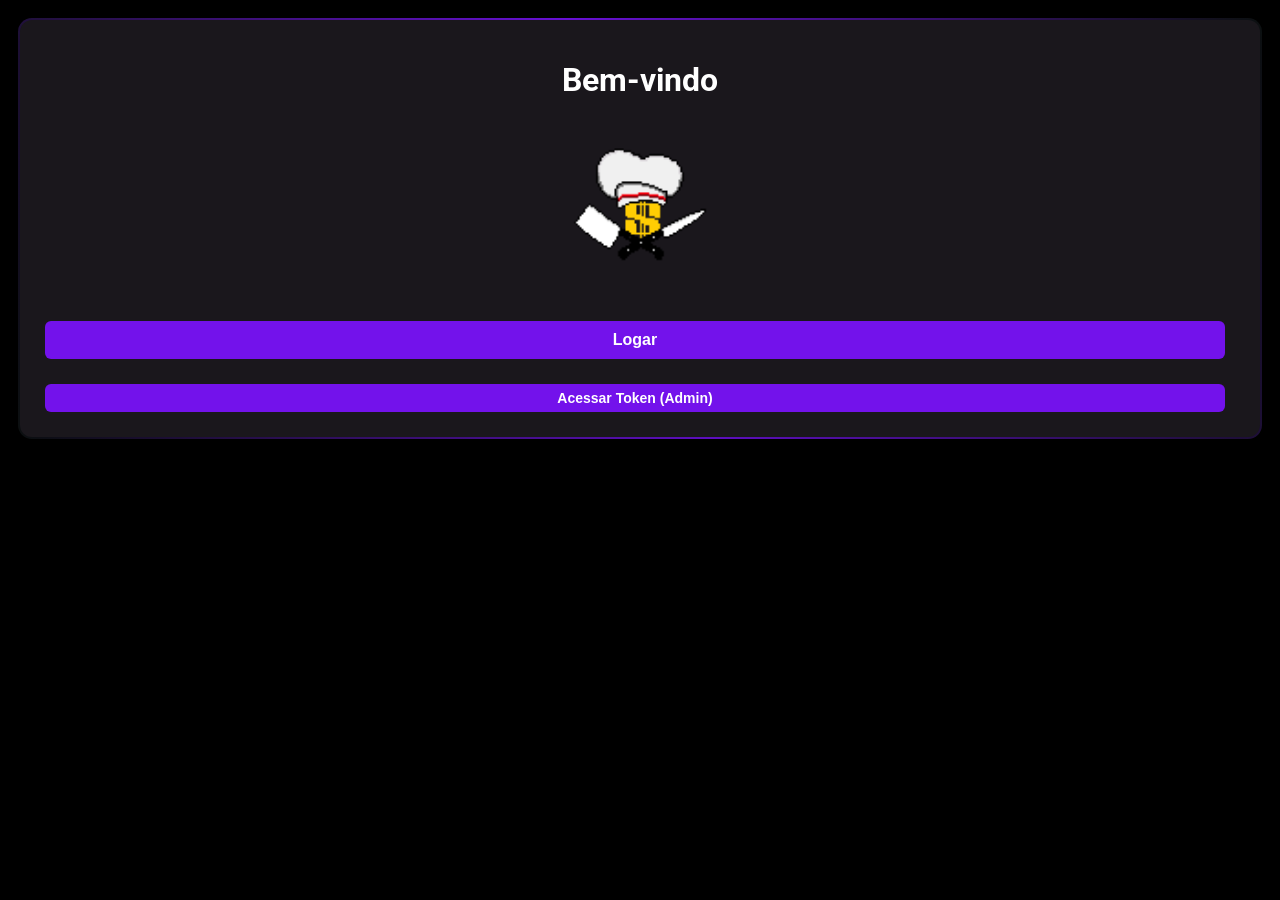
<file: index.html>
<!DOCTYPE html>
<html lang="pt-br">
<head>
    <meta charset="UTF-8">
    <meta name="viewport" content="width=device-width, initial-scale=1.0">
    <link rel="stylesheet" href="liviapixel.png">
    <title>login</title>
    <link rel="stylesheet" href="styles.css">
    <link href="https://fonts.googleapis.com/css2?family=Roboto:wght@400;700&display=swap" rel="stylesheet">
    <style>
        /* Centralizar e aumentar o logo */
        header {
            display: flex;
            justify-content: center;
            align-items: center;
            flex-direction: column;
            margin-bottom: 20px;
        }

        .logo {
            width: 150px; /* Aumentar o tamanho do logo */
            height: auto;
            margin-bottom: 10px;
        }

        /* Botões estilizados */
        button {
            background-color: #7312eb; /* Cor personalizada */
            color: white;
            padding: 10px 20px;
            border-radius: 6px;
            border: none;
            cursor: pointer;
            font-size: 16px;
            margin-top: 20px;
        }

        button:hover {
            background-color: #5d0fcc; /* Tonalidade mais escura para hover */
        }

        /* Botão mais fino para o admin */
        .admin-button {
            padding: 6px 12px;
            font-size: 14px;
        }
    </style>
</head>
<body>
    <div class="background-blur"></div>
    <div class="container">
        <header>
            <h1>Bem-vindo</h1>
            <img src="liviapixel.png" alt="Logo" class="logo">
        </header>
        <div class="presentation">
            <p></p>
            <button onclick="location.href='/login.html'">Logar</button>
            <button class="admin-button" onclick="location.href='/gerartoken.html'">Acessar Token (Admin)</button> <!-- Botão de admin ajustado -->
        </div>
    </div>
</body>
</html>
</file>
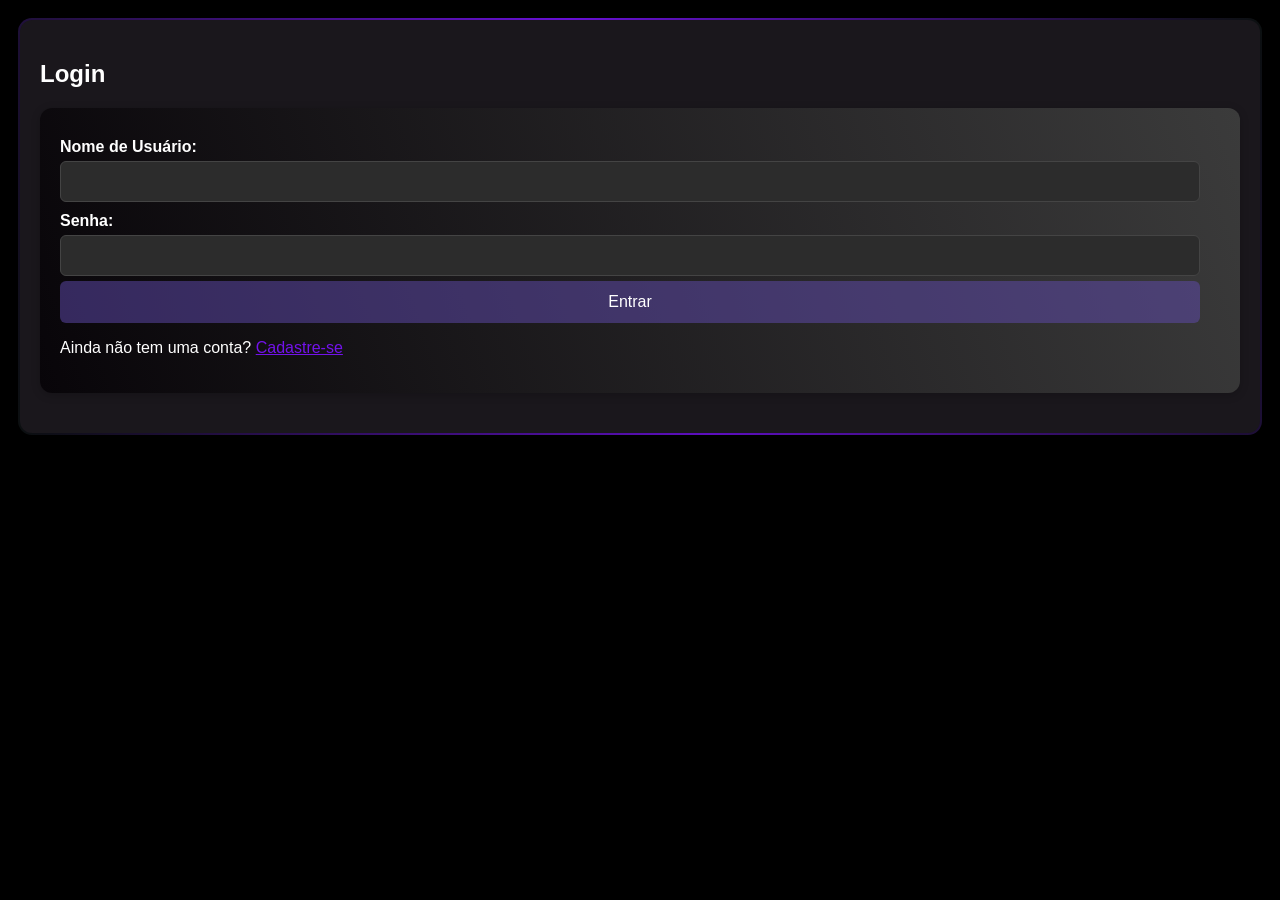
<file: account.html>
<!DOCTYPE html>
<html lang="pt-br">
<head>
    <meta charset="UTF-8">
    <meta name="viewport" content="width=device-width, initial-scale=1.0">
    <title>Informações da Conta</title>
    <link rel="stylesheet" href="styles.css">
    <style>
         #backButton {
            position: fixed;
            top: 20px; /* Distância do topo */
            left: 20px; /* Distância da esquerda */
            width: 50px;
            height: 50px;
            border: 2px solid transparent; /* Borda transparente por padrão */
            border-radius: 50%; /* Borda arredondada */
            background-color: transparent; /* Remove o fundo */
            color: white;
            font-size: 24px;
            cursor: pointer;
            display: flex;
            align-items: center;
            justify-content: center;
            box-shadow: none; /* Remove sombra */
            transition: border 0.3s ease; /* Adiciona transição para a borda */
        }

        #backButton:hover {
            border: 2px solid #7a2b8a; /* Borda roxa ao passar o mouse */
        }

        button {
            padding: 10px 20px;
            border: none;
            border-radius: 45px; /* Borda arredondada igual ao card */
            color: white;
            font-size: 16px;
            cursor: pointer;
            transition: background 0.3s ease;
            margin-top: 10px; /* Adiciona margem ao botão */
            box-shadow: 0 2px 5px rgba(0, 0, 0, 0.3);
            display: inline-block; /* Garante que o botão seja tratado como inline */
            border: 2px solid transparent;
        }

        button:hover {
            border: 2px solid transparent;
        }

    </style>
</head>
<body>
    
    <button id="backButton" onclick="window.location.href='escolhafunc.html'"><span class="back-arrow">←</span></button>

    <div class="background-blur"></div>
    <div class="container">
        <h2>Informações da Conta</h2>
        <div class="form-card">
            <div id="accountInfo"></div>
        </div>
    </div>

    <script>
        // Recupera o nome de usuário do localStorage
        const username = localStorage.getItem('username');

        if (!username) {
            alert('Você precisa estar logado para acessar esta página.');
            window.location.href = 'login.html'; // Redireciona para a página de login se não estiver logado
        } else {
            // Carrega as informações da conta
            fetch(`http://localhost:3001/account/${username}`)
                .then(response => {
                    if (!response.ok) {
                        throw new Error('Erro ao carregar informações da conta');
                    }
                    return response.json();
                })
                .then(data => {
                    // Formata a data de expiração do token para o formato brasileiro (DD/MM/YYYY)
                    const expiryDate = new Date(data.expiry_date);
                    const formattedExpiryDate = `${String(expiryDate.getDate()).padStart(2, '0')}/${String(expiryDate.getMonth() + 1).padStart(2, '0')}/${expiryDate.getFullYear()}`;

                    document.getElementById('accountInfo').innerHTML = `
                        <p>Nome de usuário: ${data.username}</p>
                        <p>Token: ${data.token}</p>
                        <p>Data de vencimento do token: ${formattedExpiryDate}</p>
                    `;
                })
                .catch(error => {
                    alert('Erro: ' + error.message);
                });
        }
    </script>
</body>
</html>
</file>
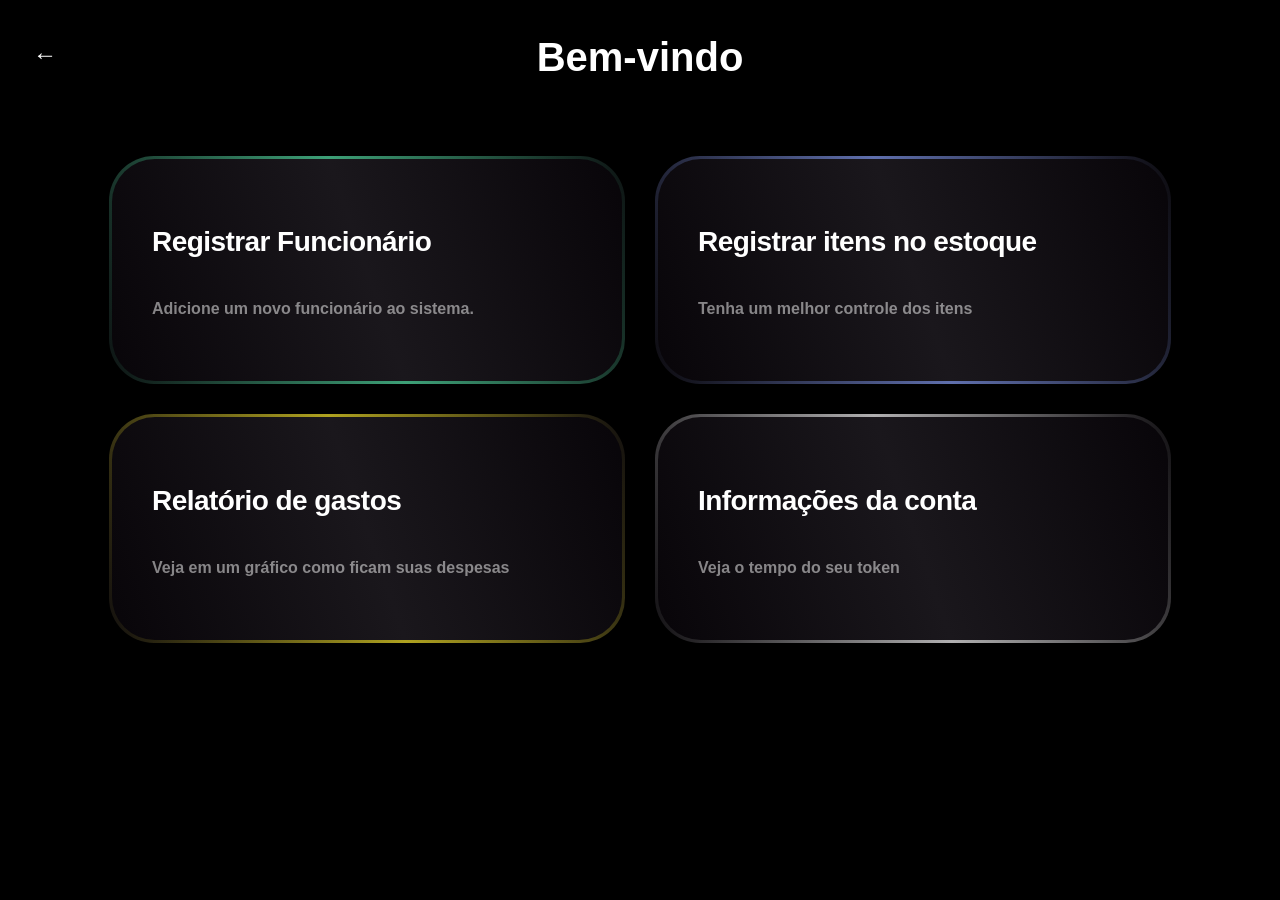
<file: escolhafunc.html>
<!DOCTYPE html>
<html lang="pt-br">
<head>
    <meta charset="UTF-8">
    <meta name="viewport" content="width=device-width, initial-scale=1.0">
    <title>Página Principal</title>
    <style>
        body {
            background-color: black;
            margin: 0;
            font-family: 'Roboto', sans-serif;
            overflow: auto;
        }

        .container {
            width: 1200px !important;
            padding: 0 !important;
            margin-right: auto;
            margin-left: auto;
        }

        @media screen and (min-width: 992px) and (max-width: 1439px) {
            .container {
                max-width: 1279px !important;
                margin: 0 80px !important;
                width: auto !important;
            }
        }

        @media screen and (max-width: 991px) {
            .container {
                max-width: 959px !important;
                margin: 0 16px !important;
                width: auto !important;
            }
        }

        .gradient-cards {
            display: grid;
            grid-template-columns: repeat(2, 1fr);
            gap: 32px;
            padding: 30px;
        }

        @media screen and (max-width: 991px) {
            .gradient-cards {
                grid-template-columns: 1fr;
            }
        }

        .container-title {
            text-align: center;
            margin-bottom: 40px;
            font-size: 40px;
            color: #fff;
            font-weight: 600;
            line-height: 60px;
        }

        .card {
            max-width: 550px;
            border: 0;
            width: 100%;
            margin-inline: auto;
        }

        .container-card {
            position: relative;
            border: 2px solid transparent;
            background: linear-gradient(71deg, #080509, #1a171c, #080509);
            background-clip: padding-box;
            border-radius: 45px;
            padding: 40px;
        }

        .bg-green-box,
        .bg-white-box,
        .bg-yellow-box,
        .bg-blue-box {
            position: relative;
        }

        .bg-green-box::after,
        .bg-white-box::after,
        .bg-yellow-box::after,
        .bg-blue-box::after {
            position: absolute;
            top: -1px;
            bottom: -1px;
            left: -1px;
            right: -1px;
            content: "";
            z-index: -1;
            border-radius: 45px;
        }

        .bg-green-box::after {
            background: linear-gradient(71deg, #0d1212, #3da077, #0d1212);
        }

        .bg-white-box::after {
            background: linear-gradient(71deg, #121013, #b0afb0, #121013);
        }

        .bg-yellow-box::after {
            background: linear-gradient(71deg, #110e0e, #afa220, #110e0e);
        }

        .bg-blue-box::after {
            background: linear-gradient(71deg, #0c0a0e, #5f6fad, #0c0a0e);
        }

        .card-title {
            font-weight: 600;
            color: white;
            letter-spacing: -0.02em;
            line-height: 40px;
            font-size: 28px;
            padding-bottom: 8px;
        }

        .card-description {
            font-weight: 600;
            line-height: 32px;
            color: hsla(0, 0%, 100%, 0.5);
            font-size: 16px;
            max-width: 470px;
        }

        /* Card hover effect */
        .card:hover {
            transform: scale(1.05);
            transition: transform 0.3s;
        }

        #backButton {
            position: fixed;
            top: 20px; /* Distância do topo */
            left: 20px; /* Distância da esquerda */
            width: 50px;
            height: 50px;
            border: 2px solid transparent; /* Borda transparente por padrão */
            border-radius: 50%; /* Borda arredondada */
            background-color: transparent; /* Remove o fundo */
            color: white;
            font-size: 24px;
            cursor: pointer;
            display: flex;
            align-items: center;
            justify-content: center;
            box-shadow: none; /* Remove sombra */
            transition: border 0.3s ease; /* Adiciona transição para a borda */
        }

        #backButton:hover {
            border: 2px solid #7a2b8a; /* Borda roxa ao passar o mouse */
        }

        button {
            padding: 10px 20px;
            border: none;
            border-radius: 45px; /* Borda arredondada igual ao card */
            color: white;
            font-size: 16px;
            cursor: pointer;
            transition: background 0.3s ease, border 0.3s ease; /* Adiciona transição ao border */
            margin-top: 10px; /* Adiciona margem ao botão */
            box-shadow: 0 2px 5px rgba(0, 0, 0, 0.3);
            display: inline-block; /* Garante que o botão seja tratado como inline */
            border: 2px solid transparent;
            background-color: transparent; /* Fundo transparente */        
        }

        button:hover {
            border: 2px solid transparent;
        }
    </style>
    <script>
        function confirmLogout() {
            const confirmAction = confirm("Você deseja deslogar?");
            if (confirmAction) {
                window.location.href = 'index.html'; // Redireciona para a página inicial
            }
        }
    </script>
</head>
<body>

    <button id="backButton" onclick="confirmLogout()"><span class="back-arrow">←</span></button>

    <div class="container">
        <h1 class="container-title">Bem-vindo</h1>
        <div class="gradient-cards">
            <div class="card bg-green-box" onclick="window.location.href='registrafunc.html'">
                <div class="container-card">
                    <h2 class="card-title">Registrar Funcionário</h2>
                    <p class="card-description">Adicione um novo funcionário ao sistema.</p>
                </div>
            </div>
            <div class="card bg-blue-box" onclick="window.location.href='estoque.html'">
                <div class="container-card">
                    <h2 class="card-title">Registrar itens no estoque</h2>
                    <p class="card-description">Tenha um melhor controle dos itens</p>
                </div>
            </div>
            <div class="card bg-yellow-box" onclick="window.location.href='grafico.html'">
                <div class="container-card">
                    <h2 class="card-title">Relatório de gastos</h2>
                    <p class="card-description">Veja em um gráfico como ficam suas despesas</p>
                </div>
            </div>
            <div class="card bg-white-box" onclick="window.location.href='account.html'">
                <div class="container-card">
                    <h2 class="card-title">Informações da conta</h2>
                    <p class="card-description">Veja o tempo do seu token</p>
                </div>
            </div>
        </div>
    </div>
</body>
</html>
</file>
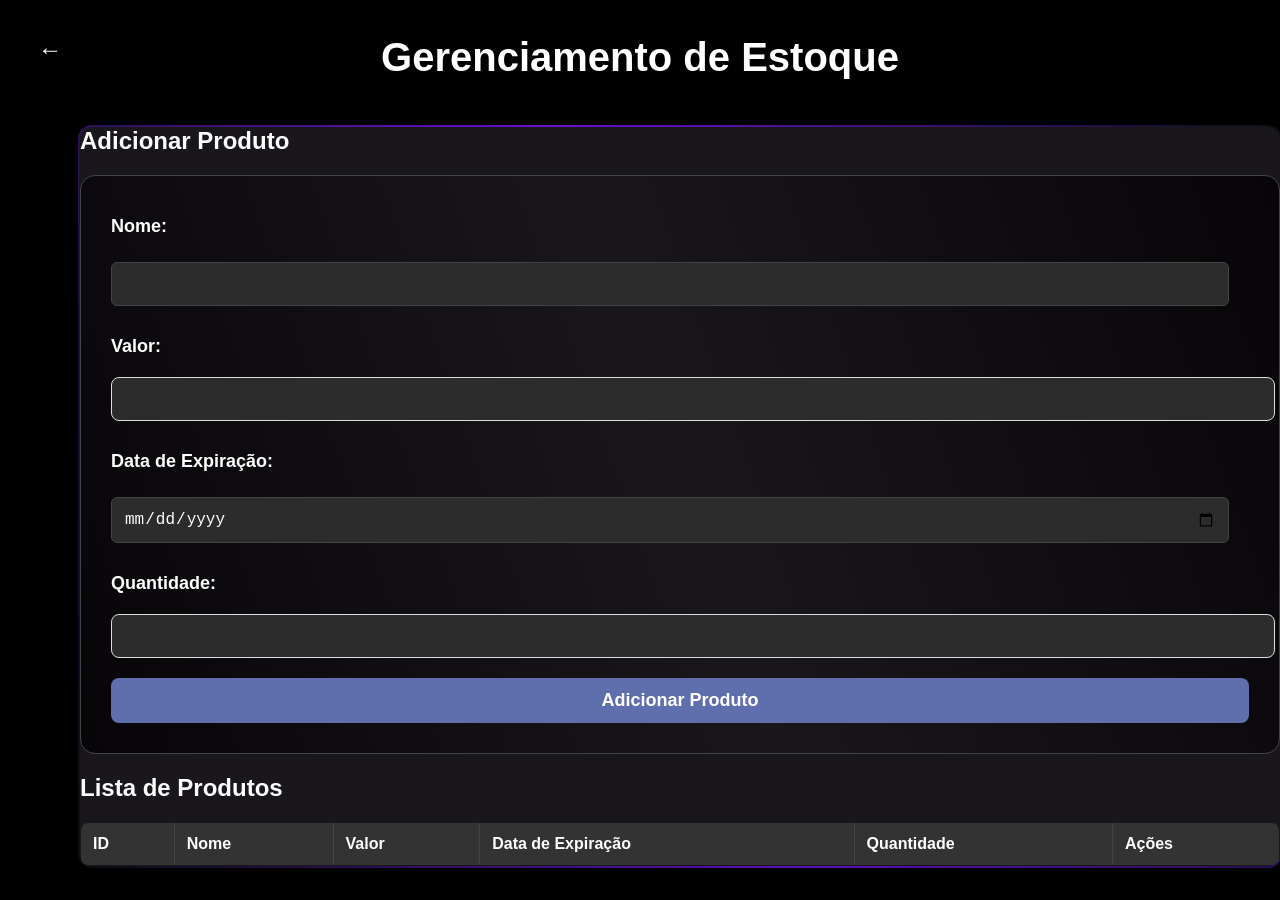
<file: estoque.html>
<!DOCTYPE html>
<html lang="pt-BR">
<head>
    <meta charset="UTF-8">
    <meta name="viewport" content="width=device-width, initial-scale=1.0">
    <title>Gerenciamento de Estoque</title>
    <link rel="stylesheet" href="styles.css"> <!-- Inclua seu CSS aqui -->
    <script src="https://code.jquery.com/jquery-3.6.0.min.js"></script> <!-- jQuery para facilitar manipulação DOM -->
    <style>
        /* Estilo global */
        body {
            background-color: black;
            color: white;
            font-family: Arial, sans-serif;
        }

        .container {
            width: 1200px;
            margin: 0 auto;
            padding: 20px;
        }

        @media screen and (min-width: 992px) and (max-width: 1439px) {
            .container {
                max-width: 1279px;
                padding: 0;
                margin: 0 80px;
            }
        }

        @media screen and (max-width: 991px) {
            .container {
                max-width: 959px;
                margin: 0 16px;
                padding: 0;
            }
        }

        #backButton {
            position: fixed;
            top: 20px; /* Distância do topo */
            left: 20px; /* Distância da esquerda */
            width: 50px;
            height: 50px;
            border: 2px solid transparent; /* Borda transparente por padrão */
            border-radius: 50%; /* Borda arredondada */
            background-color: transparent; /* Remove o fundo */
            color: white;
            font-size: 24px;
            cursor: pointer;
            display: flex;
            align-items: center;
            justify-content: center;
            box-shadow: none; /* Remove sombra */
            transition: border 0.3s ease; /* Adiciona transição para a borda */
        }

        #backButton:hover {
            border: 2px solid #7a2b8a; /* Borda roxa ao passar o mouse */
        }

        .backbutton button {
            padding: 10px 20px;
            border: none;
            border-radius: 45px; /* Borda arredondada igual ao card */
            color: white;
            font-size: 16px;
            cursor: pointer;
            transition: background 0.3s ease;
            margin-top: 10px; /* Adiciona margem ao botão */
            box-shadow: 0 2px 5px rgba(0, 0, 0, 0.3);
            display: inline-block; /* Garante que o botão seja tratado como inline */
            border: 2px solid transparent;
        }

        .backbutton button:hover {
            border: 2px solid transparent;
        }

        h1 {
            text-align: center;
            margin-bottom: 40px;
            font-size: 40px;
            color: #fff;
            font-weight: 600;
            line-height: 60px;
        }

        form {
            display: grid;
            gap: 20px;
            background: linear-gradient(71deg, #080509, #1a171c, #080509);
            padding: 30px;
            border-radius: 15px;
            border: 1px solid #444;
        }

        label {
            font-size: 18px;
            color: #fff;
            font-weight: 600;
        }

        input, select {
            width: 100%;
            padding: 12px;
            border-radius: 8px;
            border: 1px solid #ddd;
            background-color: #2c2c2c;
            color: white;
            font-size: 16px;
        }

        input[type="submit"] {
            background-color: #5f6fad;
            color: white;
            border: none;
            cursor: pointer;
            font-size: 18px;
            font-weight: bold;
        }

        input[type="submit"]:hover {
            background-color: #4e5e94;
        }

        /* Tabela de produtos */
        table {
            width: 100%;
            margin-top: 20px;
            border-collapse: collapse;
            color: white;
        }

        th, td {
            padding: 12px;
            border: 1px solid #444;
            text-align: left;
        }

        th {
            background-color: #333;
            font-weight: bold;
        }

        td {
            background-color: #1a1a1a;
        }

        button {
            padding: 10px 20px;
            border-radius: 8px;
            border: none;
            cursor: pointer;
            background-color: #5f6fad;
            color: white;
        }

        button:hover {
            background-color: #4e5e94;
        }
    </style>
</head>
<body>
    <button id="backButton" onclick="window.location.href='escolhafunc.html'"><span class="back-arrow">←</span></button>
    <header>
        <h1>Gerenciamento de Estoque</h1>
    </header>

    <div class="container">
        <main>
            <section>
                <h2>Adicionar Produto</h2>
                <form id="addProductForm">
                    <label for="name">Nome:</label>
                    <input type="text" id="name" required>

                    <label for="value">Valor:</label>
                    <input type="number" id="value" required>

                    <label for="expiration_date">Data de Expiração:</label>
                    <input type="date" id="expiration_date" required>

                    <label for="quantity">Quantidade:</label>
                    <input type="number" id="quantity" required>

                    <input type="submit" value="Adicionar Produto">
                </form>
            </section>

            <section>
                <h2>Lista de Produtos</h2>
                <table id="productsTable">
                    <thead>
                        <tr>
                            <th>ID</th>
                            <th>Nome</th>
                            <th>Valor</th>
                            <th>Data de Expiração</th>
                            <th>Quantidade</th>
                            <th>Ações</th>
                        </tr>
                    </thead>
                    <tbody>
                        <!-- Os produtos serão inseridos aqui dinamicamente -->
                    </tbody>
                </table>
            </section>
        </main>
    </div>

    <script>
        // Função para carregar os produtos
        async function loadProducts() {
            try {
                const response = await fetch('http://localhost:3000/items');
                const products = await response.json();
                const tableBody = document.querySelector('#productsTable tbody');
                tableBody.innerHTML = ''; // Limpa a tabela

                products.forEach(product => {
                    const row = document.createElement('tr');
                    row.innerHTML = `
                        <td>${product.id}</td>
                        <td>${product.name}</td>
                        <td>${product.value}</td>
                        <td>${product.expiration_date}</td>
                        <td>${product.quantity}</td>
                        <td>
                            <button onclick="deleteProduct(${product.id})">Excluir</button>
                        </td>
                    `;
                    tableBody.appendChild(row);
                });
            } catch (error) {
                console.error('Erro ao carregar produtos:', error);
            }
        }

        // Função para adicionar um produto
        document.getElementById('addProductForm').addEventListener('submit', async (event) => {
            event.preventDefault();

            const name = document.getElementById('name').value;
            const value = document.getElementById('value').value;
            const expiration_date = document.getElementById('expiration_date').value;
            const quantity = document.getElementById('quantity').value;

            try {
                const response = await fetch('http://localhost:3000/addItem', {
                    method: 'POST',
                    headers: {
                        'Content-Type': 'application/json'
                    },
                    body: JSON.stringify({ name, value, expiration_date, quantity })
                });

                if (response.ok) {
                    alert('Produto adicionado com sucesso!');
                    loadProducts(); // Recarrega a lista de produtos
                    document.getElementById('addProductForm').reset(); // Reseta o formulário
                } else {
                    alert('Erro ao adicionar produto');
                }
            } catch (error) {
                console.error('Erro:', error);
            }
        });

        // Função para excluir um produto
        async function deleteProduct(id) {
            if (confirm('Tem certeza que deseja excluir este produto?')) {
                try {
                    const response = await fetch(`http://localhost:3000/items/${id}`, {
                        method: 'DELETE'
                    });

                    if (response.ok) {
                        alert('Produto excluído com sucesso!');
                        loadProducts(); // Recarrega a lista de produtos
                    } else {
                        alert('Erro ao excluir produto');
                    }
                } catch (error) {
                    console.error('Erro:', error);
                }
            }
        }

        // Carrega os produtos ao iniciar
        loadProducts();
    </script>
</body>
</html>
</file>
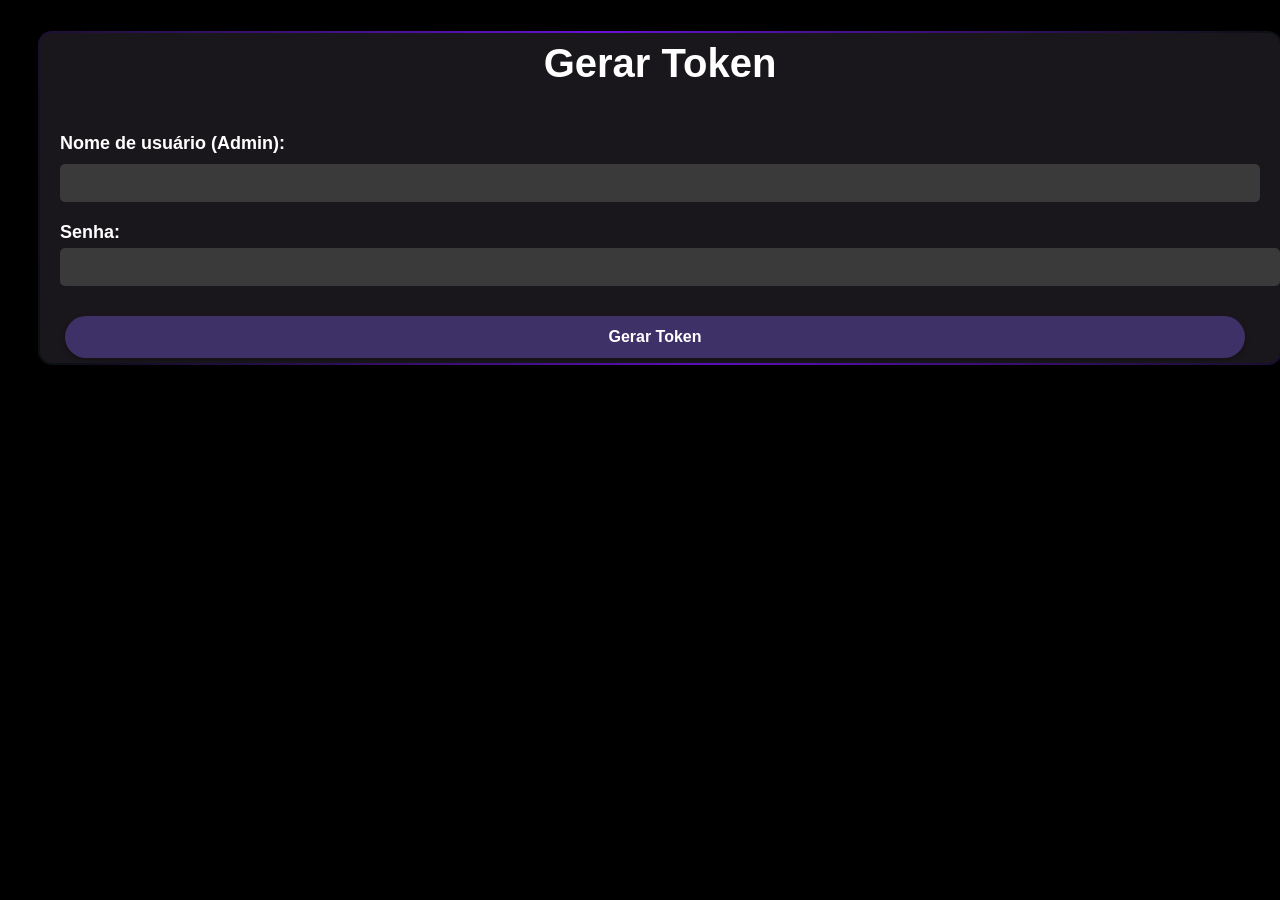
<file: gerartoken.html>
<!DOCTYPE html>
<html lang="pt-br">
<head>
    <meta charset="UTF-8">
    <meta name="viewport" content="width=device-width, initial-scale=1.0">
    <title>Gerar Token</title>
    <link rel="stylesheet" href="styles.css">
    <style>
        body {
            background-color: black;
        }

        .container {
            width: 100%; /* Ajusta a largura da container para 100% */
            max-width: 1200px; /* Define um max-width para a container */
            padding: 0 20px; /* Adiciona padding nas laterais */
            margin: 0 auto; /* Centraliza a container */
        }

        @media screen and (min-width: 992px) and (max-width: 1439px) {
            .container {
                max-width: 1279px;
                margin: 0 40px; /* Ajusta margens laterais para telas intermediárias */
            }
        }

        @media screen and (max-width: 991px) {
            .container {
                max-width: 959px;
                margin: 0 16px; /* Ajusta margens laterais para telas menores */
            }
        }

        .container-title {
            text-align: center;
            padding: 0 !important;
            margin-bottom: 40px;
            font-size: 40px;
            color: #fff;
            font-weight: 600;
            line-height: 60px;
        }

        /* Estilo do botão de voltar */
        #backButton {
            position: fixed;
            top: 20px; /* Distância do topo */
            left: 20px; /* Distância da esquerda */
            width: 50px;
            height: 50px;
            border: 2px solid transparent; /* Borda transparente por padrão */
            border-radius: 50%; /* Borda arredondada */
            background-color: transparent; /* Remove o fundo */
            color: white;
            font-size: 24px;
            cursor: pointer;
            display: flex;
            align-items: center;
            justify-content: center;
            box-shadow: none; /* Remove sombra */
            transition: border 0.3s ease; /* Adiciona transição para a borda */
        }

        #backButton:hover {
            border: 2px solid #7a2b8a; /* Borda roxa ao passar o mouse */
        }

        .back-arrow {
            font-size: 24px; /* Tamanho da seta */
            transform: rotate(0deg); /* Mantém a seta na posição normal */
            margin-left: -5px; /* Ajuste de margem para alinhar melhor */
        }

        .form-group {
            margin-bottom: 20px;
            width: 100%; /* Garante que a form-group use toda a largura disponível */
        }

        label {
            font-weight: 600;
            color: white;
            font-size: 18px;
            display: block; /* Garante que o label ocupe toda a linha */
            margin-bottom: 5px; /* Espaço entre o label e o input */
        }

        input[type="text"],
        input[type="password"] {
            width: 100%;
            max-width: 100%; /* Garante que o input não ultrapasse o card */
            padding: 10px;
            border: none;
            border-radius: 5px;
            background-color: #3a3a3a;
            color: white;
            font-size: 16px;
        }

        button {
            padding: 10px 20px;
            border: none;
            border-radius: 45px; /* Borda arredondada igual ao card */
            color: white;
            font-size: 16px;
            cursor: pointer;
            transition: background 0.3s ease;
            margin-top: 10px; /* Adiciona margem ao botão */
            box-shadow: 0 2px 5px rgba(0, 0, 0, 0.3);
            display: inline-block; /* Garante que o botão seja tratado como inline */
            border: 2px solid transparent;
        }

        button:hover {
            border: 2px solid transparent;
        }

        #tokenResult {
            margin-top: 20px;
            text-align: center;
        }

        #copyTokenButton {
            margin-top: 10px;
            padding: 10px 20px;
            border: none;
            border-radius: 45px; /* Borda arredondada igual ao card */
            background: linear-gradient(71deg, #008cba, #5fa6d6, #008cba); /* Gradiente azul */
            color: white;
            font-size: 16px;
            cursor: pointer;
            display: inline-block; /* Garante que o botão seja tratado como inline */
        }

        #copyTokenButton:hover {
            background: linear-gradient(71deg, #007bb5, #5fa6d6, #007bb5); /* Efeito de hover mais escuro */
        }
    </style>
</head>
<body>
    <!-- Botão Voltar -->
    <button id="backButton" onclick="window.location.href='index.html'"><span class="back-arrow">←</span></button>

    <div class="container">
        <h2 class="container-title">Gerar Token</h2>
        <form id="tokenForm">
            <div class="form-group">
                <label for="username">Nome de usuário (Admin):</label>
                <input type="text" id="username" name="username" required oninvalid="this.setCustomValidity('Por favor, preencha este campo.')" oninput="this.setCustomValidity('')">
            </div>
            <div class="form-group">
                <label for="password">Senha:</label>
                <input type="password" id="password" name="password" required oninvalid="this.setCustomValidity('Por favor, preencha este campo.')" oninput="this.setCustomValidity('')">
            </div>
            <button type="submit">Gerar Token</button>
        </form>
        
        <!-- Seção para exibir o token gerado -->
        <div id="tokenResult" style="display: none;">
            <h3 class="container-title">Token Gerado</h3>
            <p id="generatedToken"></p>
            <button id="copyTokenButton">Copiar Token</button>
        </div>
    </div>

    <script>
        document.getElementById('tokenForm').addEventListener('submit', function(e) {
            e.preventDefault();

            const username = document.getElementById('username').value;
            const password = document.getElementById('password').value;

            fetch('http://localhost:3001/createToken', {
                method: 'POST',
                headers: { 'Content-Type': 'application/json' },
                body: JSON.stringify({ username, password })
            })
            .then(response => response.json())
            .then(data => {
                if (data.token) {
                    // Atualiza a exibição do token gerado
                    document.getElementById('generatedToken').innerText = `Token: ${data.token} (Válido até: ${formatDate(data.expiryDate)})`;
                    document.getElementById('tokenResult').style.display = 'block';
                    document.getElementById('tokenForm').style.display = 'none'; // Esconde o formulário
                } else {
                    alert(data || "Erro ao gerar o token.");
                }
            })
            .catch(error => {
                alert('Erro: ' + error.message);
            });
        });

        // Função para formatar a data no formato brasileiro
        function formatDate(dateString) {
            const date = new Date(dateString);
            return date.toLocaleDateString('pt-BR'); // Formatação para DD/MM/YYYY
        }

        // Função para copiar o token gerado
        document.getElementById('copyTokenButton').addEventListener('click', function() {
            const tokenText = document.getElementById('generatedToken').innerText.replace('Token: ', '').split(' (')[0]; // Obtém apenas o token
            navigator.clipboard.writeText(tokenText)
                .then(() => {
                    alert('Token copiado para a área de transferência!');
                })
                .catch(err => {
                    alert('Erro ao copiar o token: ' + err);
                });
        });
    </script>
</body>
</html>
</file>
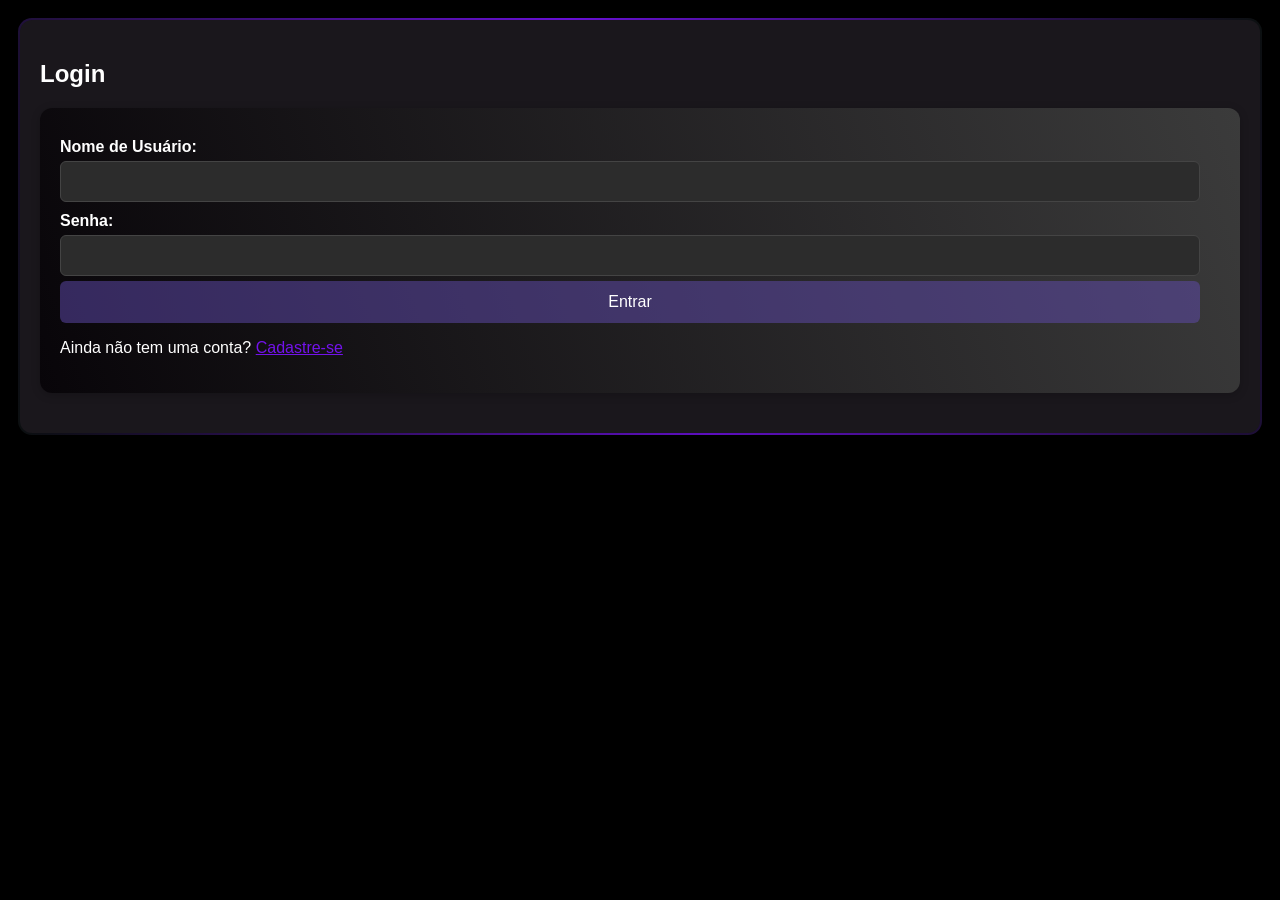
<file: login.html>
<!DOCTYPE html>
<html lang="pt-br">
<head>
    <meta charset="UTF-8">
    <meta name="viewport" content="width=device-width, initial-scale=1.0">
    <title>Login</title>
    <style>
        /* Estilos gerais do corpo */
        body {
            font-family: 'Roboto', sans-serif;
            margin: 0;
            padding: 0;
            background-color: black; /* Fundo preto */
            color: #ffffff; /* Texto em branco para contraste */
            overflow: auto; /* Permite rolagem na página principal */
            max-height: 100vh; /* Define a altura máxima da janela */
        }

        /* Efeito de desfoque no fundo */
        .background-blur {
            position: fixed;
            top: 0;
            left: 0;
            width: 100%;
            height: 100%;
            background: rgba(0, 0, 0, 0.5); /* Fundo mais escuro */
            backdrop-filter: blur(10px);
            z-index: -1; /* Fica atrás do conteúdo */
        }

        /* Container principal */
        .container {
            max-width: 1200px !important;
            margin: 20px auto;
            padding: 20px;
            background-color: #1a171c; /* Escuro com um leve tom */
            border-radius: 12px;
            box-shadow: 0 4px 20px rgba(0, 0, 0, 0.3); /* Sombra mais intensa */
            position: relative; /* Para o efeito de contorno */
        }

        .container::before {
            content: "";
            position: absolute;
            top: -2px;
            left: -2px;
            right: -2px;
            bottom: -2px;
            border-radius: 14px; /* Levemente maior que o contêiner */
            background: linear-gradient(71deg, #0d1212, #7312eb, #0d1212); /* Gradiente como contorno */
            z-index: -1; /* Coloca atrás do contêiner */
        }

        /* Estilos dos cards */
        .form-card {
            margin-bottom: 20px;
            padding: 20px;
            border-radius: 12px;
            background: linear-gradient(71deg, #080509, #3b3b3b); /* Gradiente para os cards */
            box-shadow: 0 2px 10px rgba(0, 0, 0, 0.2);
            position: relative; /* Para o efeito de borda */
        }

        /* Estilos do formulário */
        form {
            margin: 0;
        }

        label {
            font-weight: bold;
            margin-top: 10px;
            display: block;
            color: #ffffff; /* Cor do texto em branco */
        }

        input[type="text"],
        input[type="password"],
        button {
            width: calc(100% - 20px);
            padding: 12px;
            margin-top: 5px;
            border: 1px solid #444; /* Borda mais escura */
            border-radius: 6px;
            box-sizing: border-box;
            background-color: #2c2c2c; /* Cor de fundo mais escura para os campos */
            color: #ffffff; /* Cor do texto dentro dos campos */
            transition: border-color 0.3s;
        }

        input[type="text"]:focus,
        input[type="password"]:focus {
            border-color: #7312eb; /* Cor de foco */
            background-color: #333; /* Cor de fundo quando focado */
        }

        /* Botão padrão */
        button {
            background-color: #604caf82; /* Verde */
            color: white;
            border: none;
            cursor: pointer;
            font-size: 16px;
            border-radius: 6px; /* Arredondar bordas */
        }

        button:hover {
            background-color: #604caf5a; /* Verde mais escuro ao passar o mouse */
        }


        #backButton {
            position: fixed;
            top: 20px; /* Distância do topo */
            left: 20px; /* Distância da esquerda */
            width: 50px;
            height: 50px;
            border: 2px solid transparent; /* Borda transparente por padrão */
            border-radius: 50%; /* Borda arredondada */
            background-color: transparent; /* Remove o fundo */
            color: white;
            font-size: 24px;
            cursor: pointer;
            display: flex;
            align-items: center;
            justify-content: center;
            box-shadow: none; /* Remove sombra */
            transition: border 0.3s ease; /* Adiciona transição para a borda */
        }

        #backButton:hover {
            border: 2px solid #7a2b8a; /* Borda roxa ao passar o mouse */
        }

       .backbutton button {
            padding: 10px 20px;
            border: none;
            border-radius: 45px; /* Borda arredondada igual ao card */
            color: white;
            font-size: 16px;
            cursor: pointer;
            transition: background 0.3s ease;
            margin-top: 10px; /* Adiciona margem ao botão */
            box-shadow: 0 2px 5px rgba(0, 0, 0, 0.3);
            display: inline-block; /* Garante que o botão seja tratado como inline */
            border: 2px solid transparent;
        }

        .backbutton button:hover {
            border: 2px solid transparent;
        }


    </style>
</head>
<body>
    <button id="backButton" onclick="window.location.href='index.html'"><span class="back-arrow">←</span></button>
    <div class="background-blur"></div>
    <div class="container">
        <h2>Login</h2>
        <div class="form-card">
            <form id="loginForm">
                <label for="username">Nome de Usuário:</label>
                <input type="text" id="username" name="username" required>
                <label for="password">Senha:</label>
                <input type="password" id="password" name="password" required>
                <button type="submit">Entrar</button>
            </form>
            <p>Ainda não tem uma conta? <a href="registra.html" style="color: #7312eb;">Cadastre-se</a></p>
        </div>
    </div>

    <script>
        document.getElementById('loginForm').addEventListener('submit', function(e) {
            e.preventDefault();
            const username = document.getElementById('username').value;
            const password = document.getElementById('password').value;

            fetch('http://localhost:3001/login', {
                method: 'POST',
                headers: { 'Content-Type': 'application/json' },
                body: JSON.stringify({ username, password })
            })
            .then(response => {
                if (response.ok) {
                    // Salva o nome de usuário no localStorage
                    localStorage.setItem('username', username);
                    alert('Login bem-sucedido!');
                    window.location.href = 'escolhafunc.html'; // Redireciona para a página de informações
                } else {
                    throw new Error('Usuário ou senha inválidos');
                }
            })
            .catch(error => {
                alert('Ocorreu um erro: ' + error.message);
            });
        });
    </script>
</body>
</html>
</file>
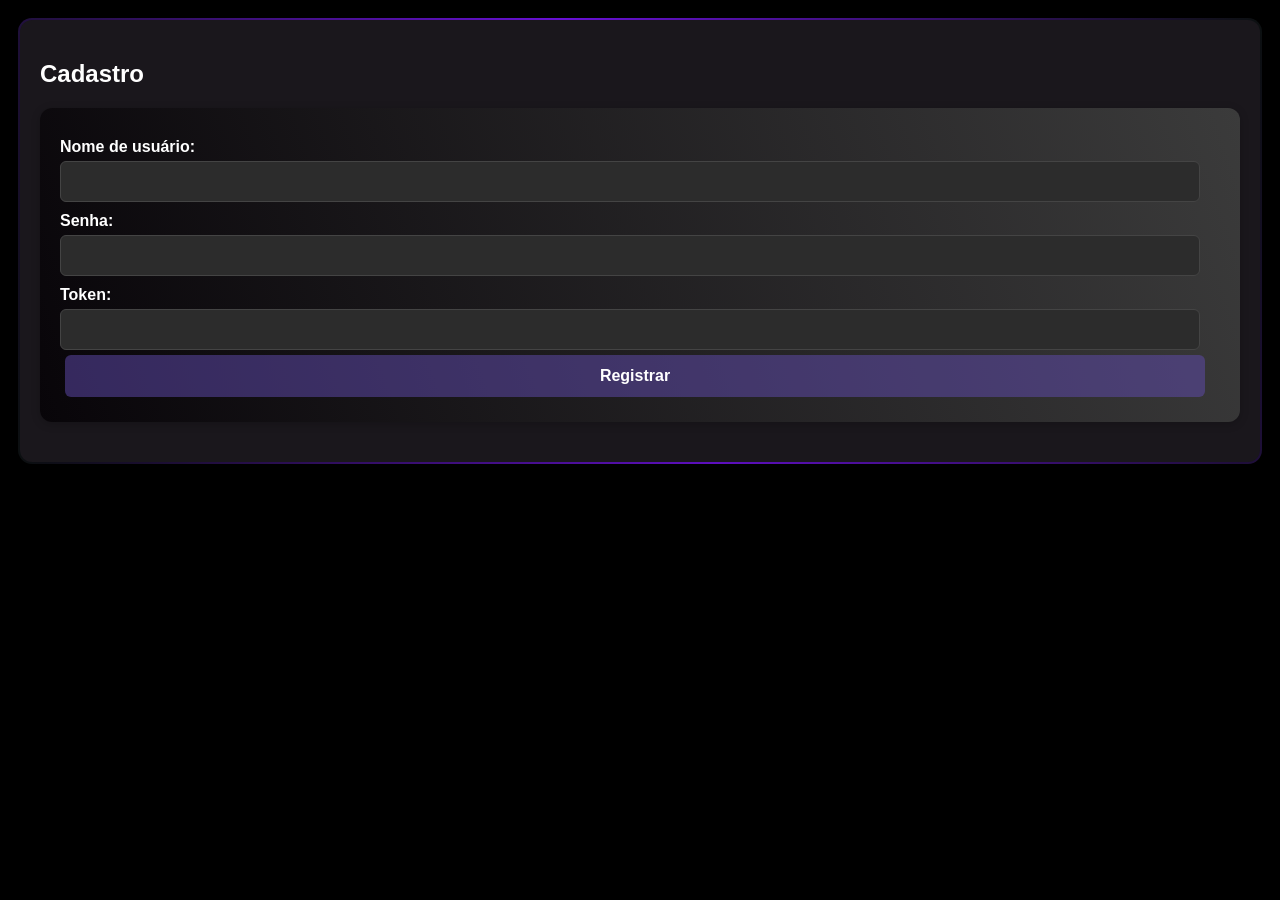
<file: registra.html>
<!DOCTYPE html>
<html lang="pt-br">
<head>
    <meta charset="UTF-8">
    <meta name="viewport" content="width=device-width, initial-scale=1.0">
    <title>Cadastro de Usuário</title>
    <link rel="stylesheet" href="styles.css">
    <style>
        /* Estilos gerais do corpo */
        body {
            font-family: 'Roboto', sans-serif;
            margin: 0;
            padding: 0;
            background-color: black; /* Fundo preto */
            color: #ffffff; /* Texto em branco para contraste */
            overflow: auto; /* Permite rolagem na página principal */
            max-height: 100vh; /* Define a altura máxima da janela */
        }

        /* Efeito de desfoque no fundo */
        .background-blur {
            position: fixed;
            top: 0;
            left: 0;
            width: 100%;
            height: 100%;
            background: rgba(0, 0, 0, 0.5); /* Fundo mais escuro */
            backdrop-filter: blur(10px);
            z-index: -1; /* Fica atrás do conteúdo */
        }

        /* Container principal */
        .container {
            max-width: 1200px !important;
            margin: 20px auto;
            padding: 20px;
            background-color: #1a171c; /* Escuro com um leve tom */
            border-radius: 12px;
            box-shadow: 0 4px 20px rgba(0, 0, 0, 0.3); /* Sombra mais intensa */
            position: relative; /* Para o efeito de contorno */
        }

        .container::before {
            content: "";
            position: absolute;
            top: -2px;
            left: -2px;
            right: -2px;
            bottom: -2px;
            border-radius: 14px; /* Levemente maior que o contêiner */
            background: linear-gradient(71deg, #0d1212, #7312eb, #0d1212); /* Gradiente como contorno */
            z-index: -1; /* Coloca atrás do contêiner */
        }

        /* Estilos do formulário */
        form {
            margin: 0;
        }

        label {
            font-weight: bold;
            margin-top: 10px;
            display: block;
            color: #ffffff; /* Cor do texto em branco */
        }

        input[type="text"],
        input[type="password"],
        button {
            width: calc(100% - 20px);
            padding: 12px;
            margin-top: 5px;
            border: 1px solid #444; /* Borda mais escura */
            border-radius: 6px;
            box-sizing: border-box;
            background-color: #2c2c2c; /* Cor de fundo mais escura para os campos */
            color: #ffffff; /* Cor do texto dentro dos campos */
            transition: border-color 0.3s;
        }

        input[type="text"]:focus,
        input[type="password"]:focus {
            border-color: #7312eb; /* Cor de foco */
            background-color: #333; /* Cor de fundo quando focado */
        }

       #backButton {
            position: fixed;
            top: 20px; /* Distância do topo */
            left: 20px; /* Distância da esquerda */
            width: 50px;
            height: 50px;
            border: 2px solid transparent; /* Borda transparente por padrão */
            border-radius: 50%; /* Borda arredondada */
            background-color: transparent; /* Remove o fundo */
            color: white;
            font-size: 24px;
            cursor: pointer;
            display: flex;
            align-items: center;
            justify-content: center;
            box-shadow: none; /* Remove sombra */
            transition: border 0.3s ease; /* Adiciona transição para a borda */
        }

        #backButton:hover {
            border: 2px solid #7a2b8a; /* Borda roxa ao passar o mouse */
        }

        .backbutton button {
            padding: 10px 20px;
            border: none;
            border-radius: 45px; /* Borda arredondada igual ao card */
            color: white;
            font-size: 16px;
            cursor: pointer;
            transition: background 0.3s ease;
            margin-top: 10px; /* Adiciona margem ao botão */
            box-shadow: 0 2px 5px rgba(0, 0, 0, 0.3);
            display: inline-block; /* Garante que o botão seja tratado como inline */
            border: 2px solid transparent;
        }

        .backbutton button:hover {
            border: 2px solid transparent;
        }

        /* Botão padrão */
        button {
            background-color: #604caf82; /* Verde */
            color: white;
            border: none;
            cursor: pointer;
            font-size: 16px;
            border-radius: 6px; /* Arredondar bordas */
        }

        button:hover {
            background-color: #604caf5a; /* Verde mais escuro ao passar o mouse */
        }
    </style>
</head>
<body>
    <button id="backButton" onclick="window.location.href='login.html'"><span class="back-arrow">←</span></button>
    <div class="background-blur"></div>
    <div class="container">
        <h2>Cadastro</h2>
        <div class="form-card">
            <form id="registerForm">
                <label for="username">Nome de usuário:</label>
                <input type="text" id="username" name="username" required>
                
                <label for="password">Senha:</label>
                <input type="password" id="password" name="password" required>

                <label for="token">Token:</label>
                <input type="text" id="token" name="token" required>

                <button type="submit">Registrar</button>
            </form>
        </div>
    </div>

    <script>
        document.getElementById('registerForm').addEventListener('submit', function(e) {
            e.preventDefault();

            const username = document.getElementById('username').value;
            const password = document.getElementById('password').value;
            const token = document.getElementById('token').value;

            fetch('http://localhost:3001/register', {
                    method: 'POST',
                    headers: { 'Content-Type': 'application/json' },
                    body: JSON.stringify({ username, password, token })
                })
                    .then(response => response.text())
                    .then(data => {
                        alert(data);
                        document.getElementById('registerForm').reset();
                        // Redireciona para a página de login
                        window.location.href = 'login.html';
                    })
                    .catch(error => {
                        alert('Erro: ' + error.message);
                    });

        });
    </script>
</body>
</html>
</file>
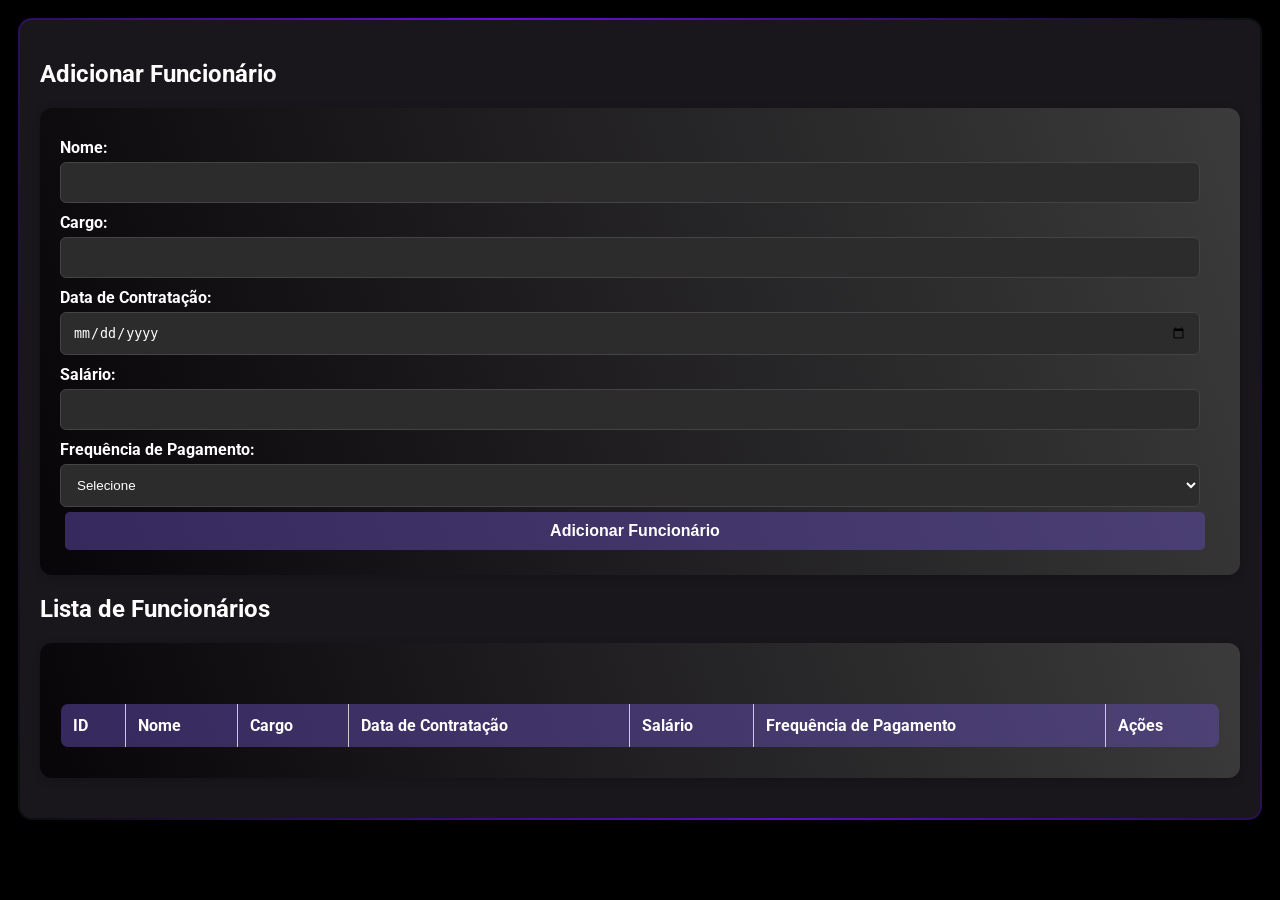
<file: registrafunc.html>
<!DOCTYPE html>
<html lang="pt-br">
<head>
    <meta charset="UTF-8">
    <meta name="viewport" content="width=device-width, initial-scale=1.0">
    <title>Gerenciamento de Funcionários</title>
    <link rel="stylesheet" href="styles.css">
    <link href="https://fonts.googleapis.com/css2?family=Roboto:wght@400;700&display=swap" rel="stylesheet">
    <style>

#backButton {
            position: fixed;
            top: 20px; /* Distância do topo */
            left: 20px; /* Distância da esquerda */
            width: 50px;
            height: 50px;
            border: 2px solid transparent; /* Borda transparente por padrão */
            border-radius: 50%; /* Borda arredondada */
            background-color: transparent; /* Remove o fundo */
            color: white;
            font-size: 24px;
            cursor: pointer;
            display: flex;
            align-items: center;
            justify-content: center;
            box-shadow: none; /* Remove sombra */
            transition: border 0.3s ease; /* Adiciona transição para a borda */
        }

        #backButton:hover {
            border: 2px solid #7a2b8a; /* Borda roxa ao passar o mouse */
        }

        .backbutton button {
            padding: 10px 20px;
            border: none;
            border-radius: 45px; /* Borda arredondada igual ao card */
            color: white;
            font-size: 16px;
            cursor: pointer;
            transition: background 0.3s ease;
            margin-top: 10px; /* Adiciona margem ao botão */
            box-shadow: 0 2px 5px rgba(0, 0, 0, 0.3);
            display: inline-block; /* Garante que o botão seja tratado como inline */
            border: 2px solid transparent;
        }

        .backbutton button:hover {
            border: 2px solid transparent;
        }


    </style>


</head>
<body>
    <button id="backButton" onclick="window.location.href='escolhafunc.html'"><span class="back-arrow">←</span></button>
    <div class="background-blur"></div>
    <div class="container">
        <h2>Adicionar Funcionário</h2>
        <div class="form-card">
            <form id="employeeForm">
                <label for="name">Nome:</label>
                <input type="text" id="name" name="name" required oninvalid="this.setCustomValidity('Por favor, preencha este campo.')" oninput="this.setCustomValidity('')">

                <label for="role">Cargo:</label>
                <input type="text" id="role" name="role" required oninvalid="this.setCustomValidity('Por favor, preencha este campo.')" oninput="this.setCustomValidity('')">

                <label for="hire_date">Data de Contratação:</label>
                <input type="date" id="hire_date" name="hire_date" required oninvalid="this.setCustomValidity('Por favor, preencha este campo.')" oninput="this.setCustomValidity('')">

                <label for="salary">Salário:</label>
                <input type="text" id="salary" name="salary" required oninvalid="this.setCustomValidity('Por favor, preencha este campo.')" oninput="this.setCustomValidity('')">

                <label for="payment_frequency">Frequência de Pagamento:</label>
                <select id="payment_frequency" name="payment_frequency" required oninvalid="this.setCustomValidity('Por favor, selecione uma opção.')" oninput="this.setCustomValidity('')">
                    <option value="">Selecione</option> <!-- Adicione uma opção vazia para forçar a seleção -->
                    <option value="mensal">Mensal</option>
                    <option value="quinzenal">Quinzenal</option>
                    <option value="semanal">Semanal</option>
                </select>

                <button type="submit">Adicionar Funcionário</button>
            </form>
        </div>

        <h2>Lista de Funcionários</h2>
        <div class="table-card">
            <div class="table-container" id="employeesTableContainer">
                <table id="employeeTable">
                    <thead>
                        <tr>
                            <th>ID</th>
                            <th>Nome</th>
                            <th>Cargo</th>
                            <th>Data de Contratação</th>
                            <th>Salário</th>
                            <th>Frequência de Pagamento</th>
                            <th>Ações</th>
                        </tr>
                    </thead>
                    <tbody>
                    </tbody>
                </table>
                <div id="totalExpenses"></div>
            </div>
        </div>
    </div>

    <script>
        document.getElementById('employeeForm').addEventListener('submit', function(e) {
            e.preventDefault();

            const name = document.getElementById('name').value;
            const role = document.getElementById('role').value;
            const hire_date = document.getElementById('hire_date').value;
            const salary = document.getElementById('salary').value;
            const payment_frequency = document.getElementById('payment_frequency').value;

            const reminder_date = calculateReminderDate(hire_date, payment_frequency);

            fetch('http://localhost:3001/addEmployee', {
                method: 'POST',
                headers: { 'Content-Type': 'application/json' },
                body: JSON.stringify({ name, role, hire_date, salary, payment_frequency, reminder_date })
            })
            .then(response => {
                if (response.ok) {
                    return response.text();
                } else {
                    throw new Error('Erro ao adicionar funcionário');
                }
            })
            .then(data => {
                alert(data);
                loadEmployees();
                document.getElementById('employeeForm').reset();
            })
            .catch(error => {
                alert('Ocorreu um erro: ' + error.message);
            });
        });

        function calculateReminderDate(hire_date, payment_frequency) {
            const hireDate = new Date(hire_date);
            let reminderDate;

            switch (payment_frequency) {
                case 'mensal':
                    reminderDate = new Date(hireDate.setMonth(hireDate.getMonth() + 1));
                    break;
                case 'quinzenal':
                    reminderDate = new Date(hireDate.setDate(hireDate.getDate() + 15));
                    break;
                case 'semanal':
                    reminderDate = new Date(hireDate.setDate(hireDate.getDate() + 7));
                    break;
                default:
                    reminderDate = hireDate; // Fallback
                    break;
            }
            return reminderDate.toISOString().split('T')[0]; // Formata para YYYY-MM-DD
        }

        function loadEmployees() {
            fetch('http://localhost:3001/employees')
                .then(response => response.json())
                .then(data => {
                    const tbody = document.querySelector('#employeeTable tbody');
                    tbody.innerHTML = ''; // Limpa a tabela antes de adicionar novos funcionários
                    let totalExpenses = 0;
                    data.forEach(employee => {
                        const row = document.createElement('tr');
                        row.innerHTML = `
                            <td>${employee.id}</td>
                            <td>${employee.name}</td>
                            <td>${employee.role}</td>
                            <td>${formatDate(employee.hire_date)}</td>
                            <td>${employee.salary}</td>
                            <td>${employee.payment_frequency}</td>
                            <td><button class="delete-btn" onclick="deleteEmployee(${employee.id})"><span class="delete-label">Excluir</span></button></td>
                        `;
                        tbody.appendChild(row);
                        totalExpenses += parseFloat(employee.salary);
                    });
                    document.getElementById('totalExpenses').innerText = `Total de Despesas: R$ ${totalExpenses.toFixed(2)}`;
                })
                .catch(error => {
                    console.error('Erro ao carregar funcionários:', error);
                });
        }

        function formatDate(dateString) {
            const date = new Date(dateString);
            return date.toLocaleDateString('pt-BR'); // Formatação para DD/MM/YYYY
        }

        function deleteEmployee(id) {
            fetch(`http://localhost:3001/employees/${id}`, {
                method: 'DELETE'
            })
            .then(response => {
                if (response.ok) {
                    alert('Funcionário excluído com sucesso!');
                    loadEmployees();
                } else {
                    throw new Error('Erro ao excluir funcionário');
                }
            })
            .catch(error => {
                alert('Ocorreu um erro: ' + error.message);
            });
        }

        window.onload = loadEmployees;
    </script>

        
</body>
</html>
</file>
<file: styles.css>
/* Estilos gerais do corpo */
body {
    font-family: 'Roboto', sans-serif;
    margin: 0;
    padding: 0;
    background-color: black; /* Fundo preto */
    color: #ffffff; /* Texto em branco para contraste */
    overflow: auto; /* Permite rolagem na página principal */
    max-height: 100vh; /* Define a altura máxima da janela */
}

/* Efeito de desfoque no fundo */
.background-blur {
    position: fixed;
    top: 0;
    left: 0;
    width: 100%;
    height: 100%;
    background: rgba(0, 0, 0, 0.5); /* Fundo mais escuro */
    backdrop-filter: blur(10px);
    z-index: -1; /* Fica atrás do conteúdo */
}

/* Container principal */
.container {
    max-width: 1200px !important;
    margin: 20px auto;
    padding: 20px;
    background-color: #1a171c; /* Escuro com um leve tom */
    border-radius: 12px;
    box-shadow: 0 4px 20px rgba(0, 0, 0, 0.3); /* Sombra mais intensa */
    position: relative; /* Para o efeito de contorno */
}

.container::before {
    content: "";
    position: absolute;
    top: -2px;
    left: -2px;
    right: -2px;
    bottom: -2px;
    border-radius: 14px; /* Levemente maior que o contêiner */
    background: linear-gradient(71deg, #0d1212, #7312eb, #0d1212); /* Gradiente como contorno */
    z-index: -1; /* Coloca atrás do contêiner */
}

/* Estilos dos cards */
.form-card,
.table-card,
.card {
    margin-bottom: 20px;
    padding: 20px;
    border-radius: 12px;
    background: linear-gradient(71deg, #080509, #3b3b3b); /* Gradiente para os cards */
    box-shadow: 0 2px 10px rgba(0, 0, 0, 0.2);
    position: relative; /* Para o efeito de borda */
}

.card {
    max-width: 550px;
    border: 0;
    width: 100%;
    margin-inline: auto;
}

.container-card {
    position: relative;
    border: 2px solid transparent;
    background: linear-gradient(71deg, #080509, #1a171c, #080509);
    background-clip: padding-box;
    border-radius: 45px;
    padding: 40px;
}

.container-card::before {
    content: "";
    position: absolute;
    top: -1px;
    bottom: -1px;
    left: -1px;
    right: -1px;
    border-radius: 45px;
    background: linear-gradient(71deg, #3d06f3, #0d1212, #085097); /* Gradiente azul */
    z-index: -1; /* Coloca atrás do contêiner */
}

/* Estilos do formulário */
form {
    margin: 0;
}

label {
    font-weight: bold;
    margin-top: 10px;
    display: block;
    color: #ffffff; /* Cor do texto em branco */
}
/* Estilos do formulário */
input[type="text"],
input[type="date"],
select,
button {
    width: calc(100% - 20px);
    padding: 12px;
    margin-top: 5px;
    border: 1px solid #444; /* Borda mais escura */
    border-radius: 6px;
    box-sizing: border-box;
    background-color: #2c2c2c; /* Cor de fundo mais escura para os campos */
    color: #ffffff; /* Cor do texto dentro dos campos */
    transition: border-color 0.3s;
}

input[type="text"]:focus,
input[type="date"]:focus,
select:focus {
    border-color: #7312eb; /* Cor de foco */
    background-color: #333; /* Cor de fundo quando focado */
}


/* Botão padrão */
button {
    background-color: #604caf82; /* Verde */
    color: white;
    border: none;
    cursor: pointer;
    font-size: 16px;
    border-radius: 6px; /* Arredondar bordas */
}

button:hover {
    background-color: #604caf5a; /* Verde mais escuro ao passar o mouse */
}

/* Container da tabela */
.table-container {
    margin-top: 20px;
    max-height: 400px; /* Defina uma altura máxima */
    overflow-y: auto; /* Adiciona rolagem vertical */
}

/* Estilos da tabela */
table {
    width: 100%;
    border-collapse: collapse;
    margin-top: 20px;
    border-radius: 8px;
    overflow: hidden;
}

table, th, td {
    border: 1px solid #ccc;
}

th, td {
    padding: 12px;
    text-align: left;
}

th {
    background-color: #604caf82; /* Verde para cabeçalho */
    color: white;
}

tbody tr:nth-child(even) {
    background-color: #2c2c2c; /* Escuro para linhas pares */
}

tbody tr:hover {
    background-color: #3b3b3b; /* Escurecer ao passar o mouse */
}

/* Aumenta a altura das linhas da tabela */
tbody tr {
    height: 50px; /* Define a altura da linha */
}

/* Estilo do total de despesas */
#totalExpenses {
    font-weight: bold;
    margin-top: 10px;
}

/* Estilo do botão de excluir */
.delete-btn {
    background-color: #8f09ef5d; /* Vermelho */
    color: white;
    border: none;
    padding: 10px 10px; /* Aumenta o padding para melhorar a visibilidade */
    border-radius: 5px;
    cursor: pointer;
    font-size: 14px; 
}

.delete-label {
    padding-right: 18px; /* Ajuste o padding conforme necessário */
}

.delete-btn:hover {
    background-color: #35035a5d; /* Vermelho mais escuro */
}

/* Customização da barra de rolagem para navegadores modernos */
.table-container {
    margin-top: 20px;
    max-height: 400px; /* Defina uma altura máxima */
    overflow-y: auto; /* Adiciona rolagem vertical */
}

/* Barra de rolagem - Webkit (Chrome, Safari, Edge) */
.table-container::-webkit-scrollbar {
    width: 8px; /* Largura da barra de rolagem */
    background-color: #1a171c; /* Cor de fundo da barra de rolagem */
}

.table-container::-webkit-scrollbar-thumb {
    background-color: #333; /* Cor da parte deslizante da barra */
    border-radius: 10px; /* Arredondar as bordas do "thumb" */
}

/* Barra de rolagem - Firefox */
.table-container {
    scrollbar-width: thin; /* Define a largura da barra de rolagem */
    scrollbar-color: #333 #1a171c; /* Cor do "thumb" e cor de fundo */
}

/* Estilo do Modal */
.modal {
    display: none; /* Oculta o modal por padrão */
    position: fixed; /* Fixa o modal na tela */
    z-index: 1000; /* Coloca o modal acima de outros elementos */
    left: 0;
    top: 0;
    width: 100%; /* Largura total */
    height: 100%; /* Altura total */
    overflow: auto; /* Permite rolagem se necessário */
    background-color: rgba(0, 0, 0, 0.8); /* Fundo escuro com opacidade */
}

.modal-content {
    background: linear-gradient(71deg, #080509, #1a171c, #080509); /* Fundo com gradiente */
    border-radius: 45px; /* Bordas arredondadas */
    padding: 40px; /* Espaçamento interno */
    margin: 10% auto; /* Centralização vertical */
    max-width: 400px; /* Largura máxima do modal */
    color: white; /* Texto branco */
    box-shadow: 0 4px 8px rgba(0, 0, 0, 0.3); /* Sombra do modal */
}

.modal-content h2 {
    font-size: 28px; /* Tamanho da fonte do título */
    font-weight: 600; /* Peso da fonte */
    margin-bottom: 15px; /* Margem inferior */
}

.modal-content p {
    font-size: 16px; /* Tamanho da fonte do parágrafo */
    line-height: 1.5; /* Altura da linha */
    color: hsla(0, 0%, 100%, 0.7); /* Texto com leve opacidade */
    margin-bottom: 20px; /* Margem inferior */
}

button {
    padding: 10px 15px; /* Espaçamento interno dos botões */
    border: none; /* Remove bordas padrão */
    border-radius: 5px; /* Bordas arredondadas para botões */
    cursor: pointer; /* Muda o cursor ao passar o mouse */
    margin: 5px; /* Margem entre botões */
    transition: background-color 0.3s; /* Transição suave para cor de fundo */
    font-weight: 600; /* Peso da fonte dos botões */
}

#confirmDelete {
    background: linear-gradient(71deg, #0d1212, #3da077, #0d1212); /* Fundo verde */
    color: white; /* Texto branco */
}

#cancelDelete {
    background: linear-gradient(71deg, #110e0e, #afa220, #110e0e); /* Fundo amarelo */
    color: white; /* Texto branco */
}

button:hover {
    opacity: 0.9; /* Leve transparência ao passar o mouse */
}
</file>
